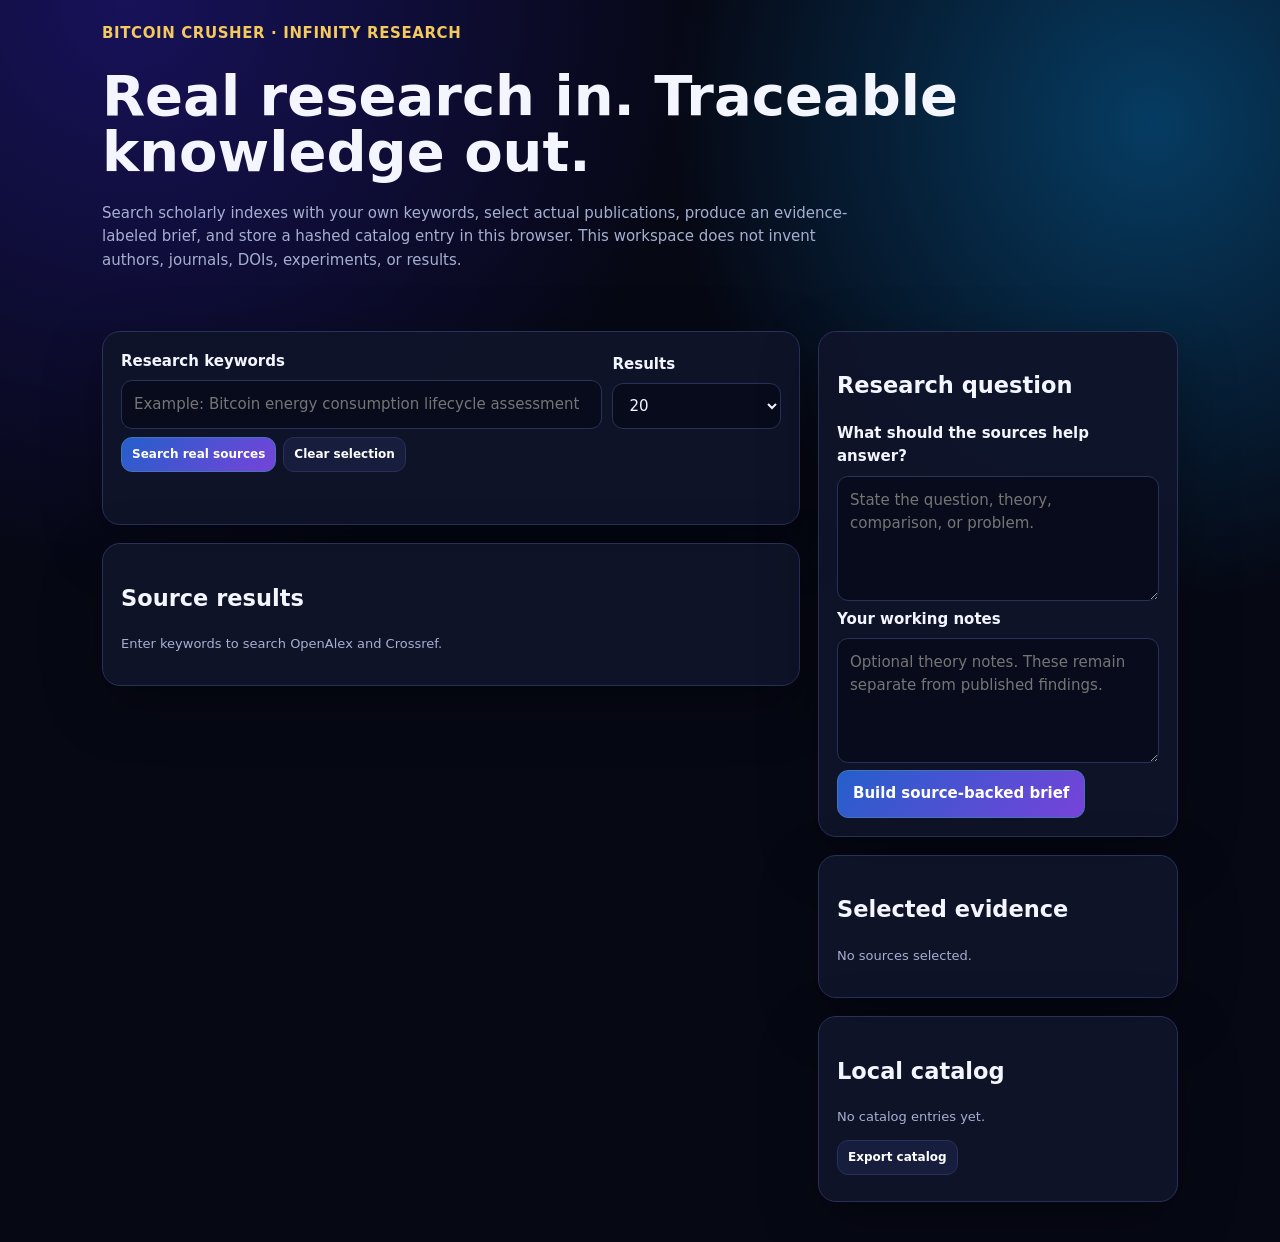
<file: research-workspace.html>
<!doctype html>
<html lang="en">
<head>
<meta charset="utf-8">
<meta name="viewport" content="width=device-width,initial-scale=1">
<title>Bitcoin Crusher Research Workspace</title>
<meta name="description" content="Search real scholarly records and catalog source-backed research briefs.">
<style>
:root{color-scheme:dark;--bg:#060814;--panel:#10142a;--ink:#f3f5ff;--muted:#a7afd0;--blue:#27c4ff;--gold:#f4c95d;--line:#29305a;--good:#5ee6a8;--bad:#ff7285}*{box-sizing:border-box}body{margin:0;font:15px/1.55 system-ui,sans-serif;background:radial-gradient(circle at 10% 0,#17125a 0,transparent 34%),radial-gradient(circle at 90% 10%,#063c62 0,transparent 30%),var(--bg);color:var(--ink)}header,main{max-width:1120px;margin:auto;padding:22px}.brand{font-weight:900;letter-spacing:.04em;color:var(--gold)}h1{font-size:clamp(29px,6vw,56px);line-height:1;margin:.4em 0}.lead{max-width:760px;color:var(--muted)}.grid{display:grid;grid-template-columns:minmax(0,1fr) 360px;gap:18px}.card{background:#10142aeb;border:1px solid var(--line);border-radius:18px;padding:18px;margin-bottom:18px;box-shadow:0 18px 60px #0005}label{display:block;font-weight:750;margin:0 0 7px}input,select,textarea,button{font:inherit}input,select,textarea{width:100%;border:1px solid var(--line);border-radius:11px;background:#080b1b;color:var(--ink);padding:12px}textarea{min-height:125px;resize:vertical}.row{display:flex;gap:10px;align-items:end}.row>*{flex:1}.row .small{flex:.35}button{border:1px solid #4674b7;border-radius:11px;background:linear-gradient(135deg,#245fcb,#7743d9);color:white;font-weight:800;padding:11px 15px;cursor:pointer}button.secondary{background:#171d3c;border-color:var(--line)}button:disabled{opacity:.5;cursor:wait}.status{min-height:24px;color:var(--muted);margin-top:10px}.error{color:var(--bad)}.good{color:var(--good)}.result{border-top:1px solid var(--line);padding:15px 0}.result:first-child{border-top:0}.title{font-weight:850;font-size:17px}.meta,.abstract{color:var(--muted);font-size:13px}.chips,.actions{display:flex;flex-wrap:wrap;gap:7px;margin:8px 0}.chip{border:1px solid var(--line);border-radius:999px;padding:2px 8px;font-size:11px;color:var(--blue)}.actions button{padding:7px 10px;font-size:12px}a{color:var(--blue)}.report h2{color:var(--gold)}.report h3{color:var(--blue);margin-bottom:5px}.evidence{width:100%;border-collapse:collapse;font-size:13px}.evidence th,.evidence td{border:1px solid var(--line);padding:8px;text-align:left;vertical-align:top}.note{border-left:3px solid var(--gold);padding:9px 12px;background:#f4c95d12}.catalog-item{padding:10px 0;border-top:1px solid var(--line)}code{overflow-wrap:anywhere;color:#c9b8ff}@media(max-width:850px){.grid{grid-template-columns:1fr}}@media(max-width:570px){.row{display:block}.row>*{margin-bottom:10px}}
</style>
</head>
<body>
<header><div class="brand">BITCOIN CRUSHER · INFINITY RESEARCH</div><h1>Real research in. Traceable knowledge out.</h1><p class="lead">Search scholarly indexes with your own keywords, select actual publications, produce an evidence-labeled brief, and store a hashed catalog entry in this browser. This workspace does not invent authors, journals, DOIs, experiments, or results.</p></header>
<main><div class="grid"><section>
<div class="card"><div class="row"><div><label for="query">Research keywords</label><input id="query" placeholder="Example: Bitcoin energy consumption lifecycle assessment"></div><div class="small"><label for="limit">Results</label><select id="limit"><option>10</option><option selected>20</option><option>40</option></select></div></div><div class="actions"><button id="search">Search real sources</button><button class="secondary" id="clear">Clear selection</button></div><div id="status" class="status" aria-live="polite"></div></div>
<div class="card"><h2>Source results</h2><div id="results"><p class="meta">Enter keywords to search OpenAlex and Crossref.</p></div></div>
<div class="card report" id="reportCard" hidden><div class="actions"><button id="save">Hash and catalog</button><button class="secondary" id="markdown">Download Markdown</button><button class="secondary" id="json">Download JSON</button></div><div id="report"></div></div>
</section><aside>
<div class="card"><h2>Research question</h2><label for="question">What should the sources help answer?</label><textarea id="question" placeholder="State the question, theory, comparison, or problem."></textarea><label for="notes">Your working notes</label><textarea id="notes" placeholder="Optional theory notes. These remain separate from published findings."></textarea><button id="build">Build source-backed brief</button></div>
<div class="card"><h2>Selected evidence</h2><div id="selected"><p class="meta">No sources selected.</p></div></div>
<div class="card"><h2>Local catalog</h2><div id="catalog"></div><div class="actions"><button class="secondary" id="exportCatalog">Export catalog</button></div></div>
</aside></div></main>
<script>
(()=>{"use strict";
const $=s=>document.querySelector(s),state={works:[],selected:new Map(),brief:null};
const esc=s=>String(s??"").replace(/[&<>"']/g,c=>({"&":"&amp;","<":"&lt;",">":"&gt;",'"':"&quot;","'":"&#39;"}[c]));
const clean=s=>String(s??"").replace(/\s+/g," ").trim();
function abstractFromIndex(index){if(!index)return"";const words=[];Object.entries(index).forEach(([word,positions])=>positions.forEach(p=>words[p]=word));return words.join(" ")}
function doi(v){return clean(v).replace(/^https?:\/\/(dx\.)?doi\.org\//i,"").toLowerCase()}
function openAlex(w){const loc=w.primary_location||{},src=loc.source||{};return{id:w.id,title:clean(w.title),authors:(w.authorships||[]).map(a=>a.author&&a.author.display_name).filter(Boolean),year:w.publication_year||null,venue:src.display_name||"",doi:doi(w.doi),url:loc.landing_page_url||w.doi||w.id,abstract:clean(abstractFromIndex(w.abstract_inverted_index)),citedBy:w.cited_by_count||0,source:"OpenAlex"}}
function crossref(w){const authors=(w.author||[]).map(a=>clean([a.given,a.family].filter(Boolean).join(" "))).filter(Boolean),year=(((w.published||w.issued||{})["date-parts"]||[[null]])[0][0]);return{id:w.DOI||w.URL,title:clean((w.title||[])[0]),authors,year:year||null,venue:clean((w["container-title"]||[])[0]),doi:doi(w.DOI),url:w.URL||("https://doi.org/"+w.DOI),abstract:clean((w.abstract||"").replace(/<[^>]+>/g," ")),citedBy:w["is-referenced-by-count"]||0,source:"Crossref"}}
function dedupe(works){const map=new Map();works.forEach(w=>{if(!w.title)return;const key=w.doi||w.title.toLowerCase().replace(/[^a-z0-9]+/g," ").trim(),prior=map.get(key);if(!prior||(!prior.abstract&&w.abstract))map.set(key,w)});return[...map.values()]}
function status(msg,kind){const el=$("#status");el.textContent=msg;el.className="status "+(kind||"")}
async function search(){const q=clean($("#query").value);if(q.length<3)return status("Enter at least three characters.","error");$("#search").disabled=true;status("Searching OpenAlex and Crossref...");try{const n=$("#limit").value,urls=["https://api.openalex.org/works?search="+encodeURIComponent(q)+"&per-page="+n,"https://api.crossref.org/works?query="+encodeURIComponent(q)+"&rows="+n+"&select=DOI,title,author,published,issued,container-title,URL,abstract,is-referenced-by-count,type"],settled=await Promise.allSettled(urls.map(u=>fetch(u).then(r=>{if(!r.ok)throw Error(r.status);return r.json()})));let works=[];if(settled[0].status==="fulfilled")works.push(...(settled[0].value.results||[]).map(openAlex));if(settled[1].status==="fulfilled")works.push(...((((settled[1].value||{}).message||{}).items)||[]).map(crossref));state.works=dedupe(works).sort((a,b)=>(b.citedBy-a.citedBy)||((b.year||0)-(a.year||0)));renderResults();status(state.works.length+" unique scholarly records found.","good")}catch(e){status("Search failed. Check the connection and try again.","error")}finally{$("#search").disabled=false}}
function card(w){const key=encodeURIComponent(w.id),checked=state.selected.has(w.id),summary=w.abstract?esc(w.abstract.slice(0,420))+(w.abstract.length>420?"…":""):"No abstract was supplied by this index; treat this as metadata-only until the publication is read.";return '<article class="result"><label class="title"><input style="width:auto" type="checkbox" data-id="'+key+'" '+(checked?'checked':'')+'> '+esc(w.title)+'</label><div class="meta">'+esc(w.authors.join(", ")||"Author metadata unavailable")+' · '+esc(w.venue||"Venue unavailable")+' · '+esc(w.year||"Year unavailable")+'</div><div class="chips"><span class="chip">'+esc(w.source)+'</span><span class="chip">'+(w.doi?'DOI verified':'No DOI')+'</span><span class="chip">'+(w.abstract?'Abstract indexed':'Metadata only')+'</span><span class="chip">'+w.citedBy+' indexed citations</span></div><p class="abstract">'+summary+'</p><a href="'+esc(w.url)+'" target="_blank" rel="noopener">Open source record</a></article>'}
function renderResults(){$("#results").innerHTML=state.works.length?state.works.map(card).join(""):'<p class="meta">No results returned.</p>';$("#results").querySelectorAll("[data-id]").forEach(el=>el.addEventListener("change",()=>{const id=decodeURIComponent(el.dataset.id),w=state.works.find(x=>x.id===id);if(el.checked)state.selected.set(id,w);else state.selected.delete(id);renderSelected()}))}
function renderSelected(){const works=[...state.selected.values()];$("#selected").innerHTML=works.length?works.map(w=>'<div class="catalog-item"><b>'+esc(w.title)+'</b><div class="meta">'+esc(w.doi||w.source)+'</div></div>').join(""):'<p class="meta">No sources selected.</p>'}
function citation(w,i){return'['+(i+1)+'] '+(w.authors.join(", ")||"Author unavailable")+' ('+(w.year||"n.d.")+'). '+w.title+'. '+(w.venue||"Venue unavailable")+'. '+(w.doi?'https://doi.org/'+w.doi:w.url)}
function build(){const works=[...state.selected.values()],question=clean($("#question").value),notes=clean($("#notes").value);if(!question)return alert("Enter the research question first.");if(!works.length)return alert("Select at least one real source.");const withAbstract=works.filter(w=>w.abstract),metadataOnly=works.filter(w=>!w.abstract);state.brief={schema:"infinity-research-brief/v1",title:question,keywords:clean($("#query").value).split(/[,;]|\s+/).filter(Boolean),createdAt:new Date().toISOString(),researcherNotes:notes,evidenceStatus:{selected:works.length,abstractIndexed:withAbstract.length,metadataOnly:metadataOnly.length,fullTextsReviewed:0},sources:works.map((w,i)=>Object.assign({},w,{citation:citation(w,i)}))};const findings=withAbstract.map(w=>'<tr><td>['+(works.indexOf(w)+1)+']</td><td>'+esc(w.abstract.slice(0,650))+(w.abstract.length>650?'…':'')+'</td><td>Indexed abstract; verify against full text before relying on detailed claims.</td></tr>').join("");$("#report").innerHTML='<h2>'+esc(question)+'</h2><p class="note"><b>Evidence boundary:</b> This brief summarizes indexed publication metadata and available abstracts. It does not claim that full texts, methods, datasets, or results were independently verified.</p>'+(notes?'<h3>Researcher notes / theory</h3><p>'+esc(notes)+'</p><p class="meta">These notes came from the researcher and are not attributed to the publications.</p>':'')+'<h3>Evidence ledger</h3><table class="evidence"><tr><th>Source</th><th>What the indexed abstract says</th><th>Verification status</th></tr>'+(findings||'<tr><td colspan="3">Selected records have no indexed abstracts. Read the publications before drafting findings.</td></tr>')+'</table><h3>Coverage and gaps</h3><p>'+works.length+' sources selected; '+withAbstract.length+' include indexed abstracts; '+metadataOnly.length+' are metadata-only; 0 full texts are marked reviewed.</p><h3>Bibliography</h3><ol>'+works.map((w,i)=>'<li>'+esc(citation(w,i))+'</li>').join("")+'</ol>';$("#reportCard").hidden=false;$("#reportCard").scrollIntoView({behavior:"smooth"})}
async function digest(obj){const data=new TextEncoder().encode(JSON.stringify(obj)),hash=await crypto.subtle.digest("SHA-256",data);return[...new Uint8Array(hash)].map(x=>x.toString(16).padStart(2,"0")).join("")}
function catalog(){try{return JSON.parse(localStorage.getItem("infinityResearchCatalog")||"[]")}catch(e){return[]}}
function renderCatalog(){const all=catalog();$("#catalog").innerHTML=all.length?all.slice(0,20).map(x=>'<div class="catalog-item"><b>'+esc(x.title)+'</b><div class="meta">'+new Date(x.createdAt).toLocaleString()+' · '+x.sourceCount+' sources</div><code>'+esc(x.hash)+'</code></div>').join(""):'<p class="meta">No catalog entries yet.</p>'}
async function save(){if(!state.brief)return;const hash=await digest(state.brief),all=catalog();all.unshift({hash,title:state.brief.title,createdAt:state.brief.createdAt,sourceCount:state.brief.sources.length,brief:state.brief});localStorage.setItem("infinityResearchCatalog",JSON.stringify(all.slice(0,500)));renderCatalog();alert("Cataloged with SHA-256: "+hash)}
function markdown(b){return'# '+b.title+'\n\nCreated: '+b.createdAt+'\n\n## Evidence boundary\n\nThis brief uses publication metadata and indexed abstracts. Full texts reviewed: 0.\n\n## Researcher notes / theory\n\n'+(b.researcherNotes||"None")+'\n\n## Source summaries\n\n'+b.sources.map((s,i)=>'### ['+(i+1)+'] '+s.title+'\n\n'+(s.abstract||"No indexed abstract; metadata-only record.")+'\n\nStatus: '+(s.abstract?"Indexed abstract; full text not verified.":"Metadata only; full text not verified.")+'\n').join("\n")+'\n## Bibliography\n\n'+b.sources.map(s=>'- '+s.citation).join("\n")+'\n'}
function download(name,data,type){const a=document.createElement("a"),u=URL.createObjectURL(new Blob([data],{type}));a.href=u;a.download=name;a.click();setTimeout(()=>URL.revokeObjectURL(u),300)}
$("#search").onclick=search;$("#query").addEventListener("keydown",e=>{if(e.key==="Enter")search()});$("#clear").onclick=()=>{state.selected.clear();renderResults();renderSelected()};$("#build").onclick=build;$("#save").onclick=save;$("#markdown").onclick=()=>state.brief&&download("research-brief.md",markdown(state.brief),"text/markdown");$("#json").onclick=()=>state.brief&&download("research-brief.json",JSON.stringify(state.brief,null,2),"application/json");$("#exportCatalog").onclick=()=>download("infinity-research-catalog.json",JSON.stringify(catalog(),null,2),"application/json");renderCatalog();
})();
</script>
</body></html>
</file>
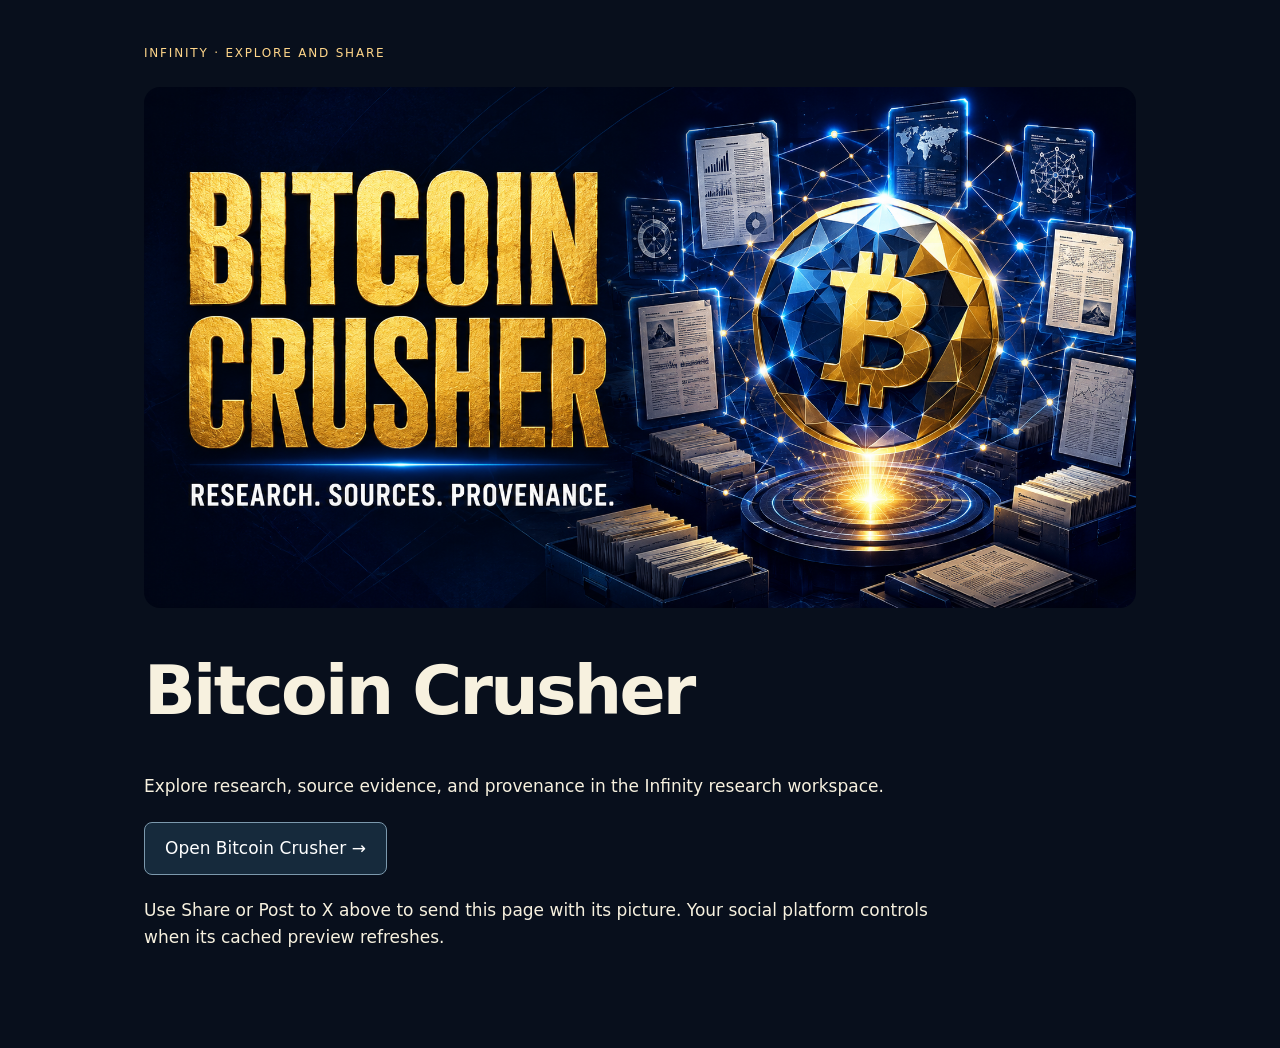
<file: share.html>
<!doctype html><html lang="en"><head><meta charset="utf-8"><meta name="viewport" content="width=device-width,initial-scale=1"><title>Bitcoin Crusher — Share</title><meta name="description" content="Explore research, source evidence, and provenance in the Infinity research workspace.">
<link rel="canonical" href="https://www-infinity4.github.io/Bitcoin-Crusher/share.html">
<meta property="og:type" content="website"><meta property="og:title" content="Bitcoin Crusher"><meta property="og:description" content="Explore research, source evidence, and provenance in the Infinity research workspace."><meta property="og:url" content="https://www-infinity4.github.io/Bitcoin-Crusher/share.html"><meta property="og:image" content="https://www-infinity4.github.io/Bitcoin-Crusher/assets/share-preview-v1.png"><meta property="og:image:secure_url" content="https://www-infinity4.github.io/Bitcoin-Crusher/assets/share-preview-v1.png"><meta property="og:image:type" content="image/png"><meta property="og:image:width" content="1731"><meta property="og:image:height" content="909"><meta property="og:image:alt" content="Bitcoin Crusher website preview">
<meta name="twitter:card" content="summary_large_image"><meta name="twitter:title" content="Bitcoin Crusher"><meta name="twitter:description" content="Explore research, source evidence, and provenance in the Infinity research workspace."><meta name="twitter:image" content="https://www-infinity4.github.io/Bitcoin-Crusher/assets/share-preview-v1.png"><meta name="twitter:image:alt" content="Bitcoin Crusher website preview"><style>*{box-sizing:border-box}body{margin:0;background:#080f1c;color:#f7f1df;font:17px/1.6 system-ui,sans-serif}main{max-width:1040px;margin:auto;padding:32px 24px 80px}h1{font-size:clamp(36px,7vw,68px);line-height:1.08;letter-spacing:-.04em}h2{margin-top:2em}a{color:#aee8ff}img.hero{display:block;width:100%;height:auto;border-radius:16px;margin:24px 0}p{max-width:75ch}.eyebrow{font-size:12px;letter-spacing:.15em;text-transform:uppercase;color:#ffd68a}.button{display:inline-block;border:1px solid #7c99ad;border-radius:8px;padding:12px 20px;text-decoration:none;background:#162a3c;color:#fff;margin:5px 8px 5px 0}.note{border-left:3px solid #ffd68a;background:#142031;padding:16px 20px}.doc{border-top:1px solid #324055;margin-top:48px;overflow-wrap:anywhere}.doc pre{overflow:auto;background:#121d2b;padding:18px;border-radius:8px}.doc table{display:block;overflow:auto;border-collapse:collapse}.doc td,.doc th{border:1px solid #44556b;padding:8px}.grid{display:grid;grid-template-columns:repeat(auto-fit,minmax(250px,1fr));gap:18px}.card{padding:22px;border:1px solid #324055;border-radius:14px;background:#101d2c}.card h2{margin:0}</style></head><body><main><p class="eyebrow">Infinity · Explore and share</p><img class="hero" src="assets/share-preview-v1.png" alt="Bitcoin Crusher website preview"><h1>Bitcoin Crusher</h1><p>Explore research, source evidence, and provenance in the Infinity research workspace.</p><a class="button" href="./">Open Bitcoin Crusher →</a><p>Use Share or Post to X above to send this page with its picture. Your social platform controls when its cached preview refreshes.</p></main><script defer src="https://www-infinity4.github.io/Mint-For-Infinity/unified-wallet.js?v=20260831-game-rewards1"></script>
<script defer src="https://www-infinity4.github.io/Mint-For-Infinity/site-community.js?v=20260831-storage2" data-site-id="BITCOIN-CRUSHER" data-site-title="Bitcoin Crusher" data-share-url="https://www-infinity4.github.io/Bitcoin-Crusher/share.html"></script></body></html>
</file>
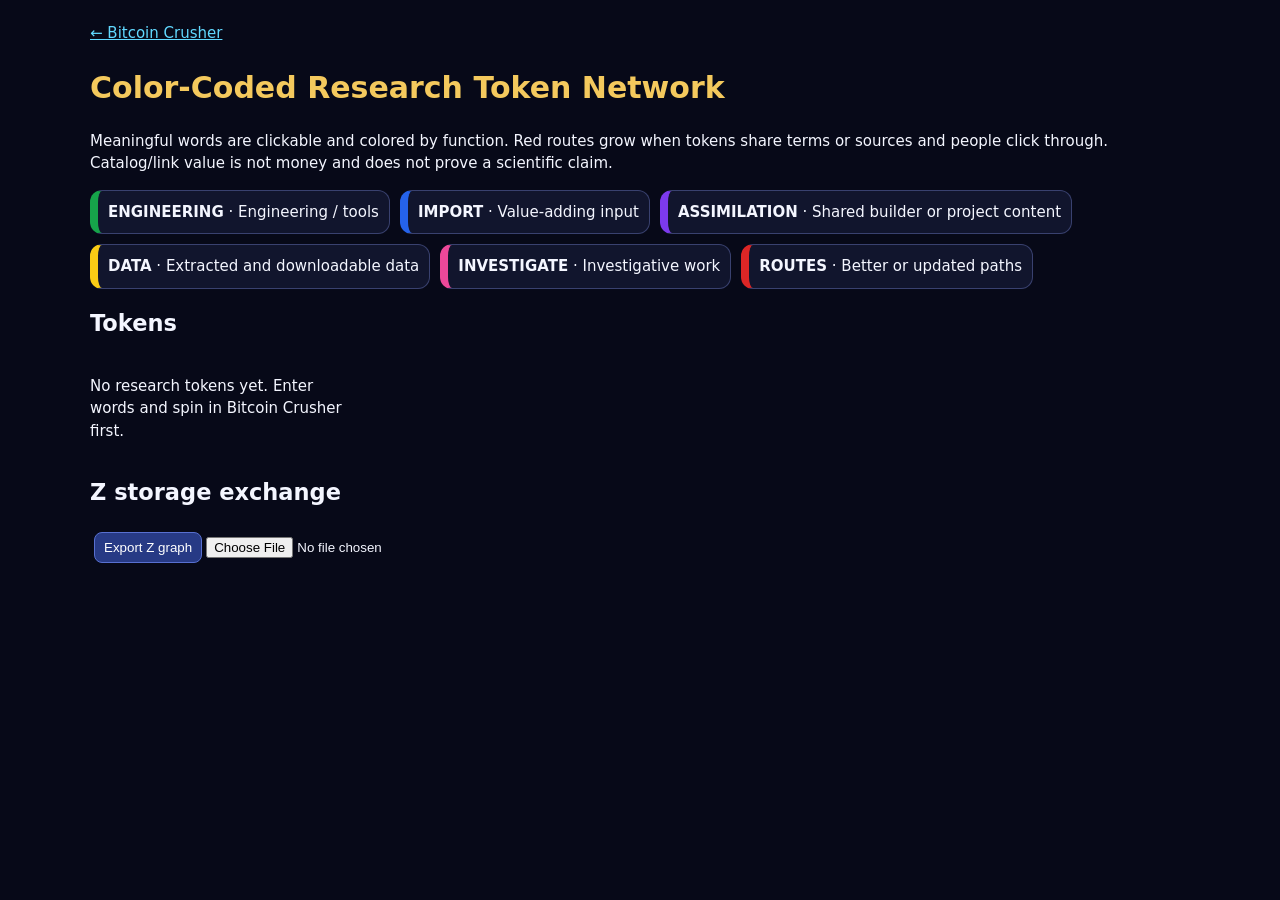
<file: token-network.html>
<!doctype html><html lang="en"><head><meta charset="utf-8"><meta name="viewport" content="width=device-width,initial-scale=1"><title>Bitcoin Crusher Token Network</title>
<style>body{margin:0;background:#070918;color:#f4f6ff;font:15px/1.5 system-ui}main{max-width:1100px;margin:auto;padding:22px}h1{color:#f4c95d}.legend,.grid{display:flex;gap:10px;flex-wrap:wrap}.legend span,.node{border:1px solid #39416f;border-radius:12px;padding:10px;background:#11152d}.grid{display:grid;grid-template-columns:repeat(auto-fill,minmax(260px,1fr))}.node{border-left:8px solid var(--color)}button,.word{background:#273a85;color:white;border:1px solid #5870d0;border-radius:8px;padding:7px 9px;margin:4px;cursor:pointer}.route{background:#7f1d1d;border-color:#dc2626}.engineer{background:#14532d;border-color:#16a34a}.word{display:inline-block;padding:2px 5px;margin:1px;border-color:var(--word);background:color-mix(in srgb,var(--word) 25%,#11152d)}.neutral{color:#d7dbed}.meta{color:#aab2d2;font-size:12px}code{overflow-wrap:anywhere;color:#61d9ff}a{color:#61d9ff}</style></head><body><main>
<a href="index.html">← Bitcoin Crusher</a><h1>Color-Coded Research Token Network</h1><p>Meaningful words are clickable and colored by function. Red routes grow when tokens share terms or sources and people click through. Catalog/link value is not money and does not prove a scientific claim.</p><div class="legend" id="legend"></div><h2>Tokens</h2><div class="grid" id="grid"></div><h2>Z storage exchange</h2><button id="export">Export Z graph</button><input type="file" id="import" accept="application/json"><p class="meta" id="status"></p>
</main><script src="assets/token-graph.js"></script><script>
const esc=s=>String(s||"").replace(/[&<>"']/g,c=>({"&":"&amp;","<":"&lt;",">":"&gt;",'"':"&quot;","'":"&#39;"}[c]));
function words(n){return TOKEN_GRAPH.wordMode(n).map(w=>w.neutral?'<span class="neutral">'+esc(w.text)+'</span>':'<button class="word" style="--word:'+w.color+'" data-word="'+esc(w.word)+'" data-token="'+n.tokenNumber+'">'+esc(w.text)+'</button>').join("")}
function render(){const G=TOKEN_GRAPH.load();document.getElementById("legend").innerHTML=Object.entries(TOKEN_GRAPH.COLORS).map(([name,v])=>'<span style="border-left:8px solid '+v.color+'"><b>'+name+'</b> · '+v.meaning+'</span>').join("");document.getElementById("grid").innerHTML=Object.values(G.nodes).sort((a,b)=>b.tokenValue-a.tokenValue).map(n=>'<article class="node" style="--color:'+n.tokenColor+'"><b>'+esc(n.title)+'</b><div class="meta">'+n.tokenFunction+' · catalog value '+n.tokenValue+'</div><code>'+esc(n.tokenNumber)+'</code><p>'+words(n)+'</p><button class="engineer" data-engineer="'+n.tokenNumber+'">Engineering output</button><div>'+TOKEN_GRAPH.related(n.tokenNumber).slice(0,6).map(x=>'<button class="route" data-from="'+n.tokenNumber+'" data-to="'+x.node.tokenNumber+'">Route → '+esc(x.node.title.slice(0,35))+' · '+x.edge.strength+'</button>').join("")+'</div></article>').join("")||'<p>No research tokens yet. Enter words and spin in Bitcoin Crusher first.</p>';document.querySelectorAll('[data-to]').forEach(b=>b.onclick=()=>{TOKEN_GRAPH.recordClick(b.dataset.from,b.dataset.to);render()});document.querySelectorAll('[data-engineer]').forEach(b=>b.onclick=()=>{TOKEN_GRAPH.promoteEngineering(b.dataset.engineer);render()});document.querySelectorAll('[data-word]').forEach(b=>b.onclick=()=>{const rel=TOKEN_GRAPH.related(b.dataset.token).find(x=>(x.edge.sharedKeywords||[]).includes(b.dataset.word));if(rel){TOKEN_GRAPH.recordClick(b.dataset.token,rel.node.tokenNumber,b.dataset.word);render()}})}
document.getElementById("export").onclick=()=>{const a=document.createElement("a"),u=URL.createObjectURL(new Blob([TOKEN_GRAPH.exportZ()],{type:"application/json"}));a.href=u;a.download="z-token-graph.json";a.click();setTimeout(()=>URL.revokeObjectURL(u),200)};document.getElementById("import").onchange=async e=>{try{TOKEN_GRAPH.importZ(await e.target.files[0].text());document.getElementById("status").textContent="Z graph imported.";render()}catch(err){document.getElementById("status").textContent="Import failed: "+err.message}};render();
</script></body></html>
</file>
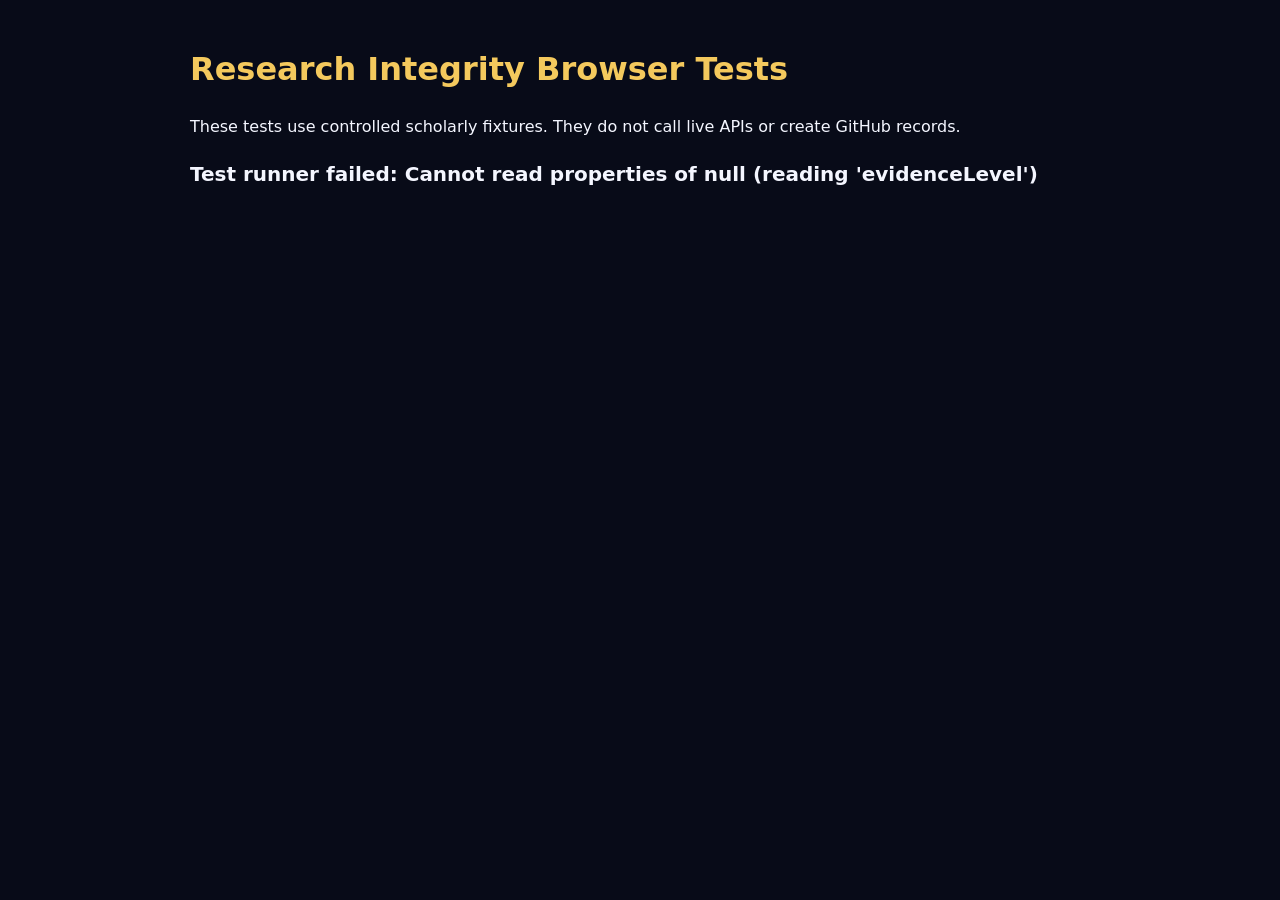
<file: tests/research-integrity.test.html>
<!doctype html>
<html lang="en">
<head>
<meta charset="utf-8">
<meta name="viewport" content="width=device-width,initial-scale=1">
<title>Bitcoin Crusher Research Integrity Tests</title>
<style>
body{font:16px/1.5 system-ui;max-width:900px;margin:auto;padding:24px;background:#080b18;color:#f4f6ff}h1{color:#f4c95d}.test{padding:10px 12px;margin:8px 0;border:1px solid #343c6c;border-radius:9px}.pass{border-color:#45bd84;color:#78efb2}.fail{border-color:#d94a64;color:#ff8293}code{color:#57d7ff;overflow-wrap:anywhere}.summary{font-weight:800;font-size:20px;margin:20px 0}
</style>
</head>
<body>
<h1>Research Integrity Browser Tests</h1>
<p>These tests use controlled scholarly fixtures. They do not call live APIs or create GitHub records.</p>
<div id="results"></div>
<div id="summary" class="summary">Running…</div>
<script>
const openAlexFixture={results:[{
 id:"https://openalex.org/W1",title:"Measured Energy Use in Proof-of-Work Systems",publication_year:2025,cited_by_count:14,
 doi:"https://doi.org/10.1000/example.1",primary_location:{landing_page_url:"https://doi.org/10.1000/example.1",source:{display_name:"Journal of Verified Fixtures"}},
 authorships:[{author:{display_name:"Ada Test"}}],
 abstract_inverted_index:{This:[0],fixture:[1],reports:[2],measured:[3],energy:[4],use:[5],with:[6],stated:[7],limitations:[8]}
}]};
const crossrefFixture={message:{items:[{
 DOI:"10.1000/example.1",title:["Measured Energy Use in Proof-of-Work Systems"],author:[{given:"Ada",family:"Test"}],
 published:{"date-parts":[[2025]]},"container-title":["Journal of Verified Fixtures"],URL:"https://doi.org/10.1000/example.1","is-referenced-by-count":14,type:"journal-article"
},{
 DOI:"10.1000/example.2",title:["Lifecycle Boundaries for Computing Infrastructure"],author:[{given:"Ben",family:"Check"}],
 published:{"date-parts":[[2024]]},"container-title":["Fixture Methods"],URL:"https://doi.org/10.1000/example.2","is-referenced-by-count":5,type:"journal-article"
}]}};
window.fetch=async url=>{
 const value=String(url);
 if(value.includes("127.0.0.1:11435/v1/reason"))return{ok:true,status:200,json:async()=>({schema:"infinity/reason-result/v1",role:"REASONER",model:"fake-local-gemma",output:"Cautious local synthesis.",evidenceState:"INFERRED"})};
 if(value.includes("127.0.0.1:11435/v1/tools"))return{ok:true,status:200,json:async()=>({proposal:{name:"research.expand_token",arguments:{}},executed:false,requiresApplicationValidation:true})};
 return{ok:true,status:200,json:async()=>value.includes("openalex")?openAlexFixture:crossrefFixture};
};
</script>
<script src="../assets/research.js"></script>
<script>
(async()=>{
 const output=document.getElementById("results"),tests=[];
 function test(name,condition,detail=""){tests.push({name,condition:!!condition,detail})}
 const spin={symbolLabels:["BTC","GOLD","STAR"],score:25,spinNumber:7,tier:"win-small"};
 const pending=window.RESEARCH.generateResearchArticle(spin);
 test("Pending brief uses the versioned schema",pending.schema==="infinity-research-brief/v1");
 test("Game score is explicitly simulated",pending.simulatedGameScore===25);
 test("Pending brief contains no invented authors",pending.authors.length===0);
 test("Pending brief contains no invented DOI",pending.doi==="");
 test("Pending state claims no scientific result",pending.evidenceStatus==="pending-source-retrieval"&&/No results yet/.test(pending.results));
 const enriched=await window.RESEARCH.enrichWithSearch(pending);
 test("OpenAlex and Crossref records are retrieved",enriched.searchEnriched&&enriched.sources.length===2,"sources="+enriched.sources.length);
 test("Duplicate DOI records are deduplicated",enriched.sources.filter(x=>x.doi==="10.1000/example.1").length===1);
 test("References contain real fixture DOIs",enriched.references.some(x=>x.includes("10.1000/example.1"))&&enriched.references.some(x=>x.includes("10.1000/example.2")));
 test("Abstract-level evidence is labeled provisional",enriched.fullTextsReviewed===0&&/full-text review/i.test(enriched.discussion));
 test("Research package has a SHA-256 digest",/^[a-f0-9]{64}$/.test(enriched.hash),enriched.hash);
 test("Shared research record keeps model prose inferred",enriched.researchContract.evidenceLevel==="INFERRED"&&enriched.runtime.synthesis.evidenceLevel==="INFERRED");
 test("Captured external metadata retains source URLs",enriched.researchContract.sourceEvidence.every(x=>x.evidenceLevel==="EXTERNALLY_VERIFIED"&&x.url));
 test("Local Gemma runtime uses the shared typed contract",enriched.runtime.status==="READY"&&enriched.runtime.synthesis.model==="fake-local-gemma");
 test("Tool router proposes without executing",enriched.runtime.toolProposal.name==="research.expand_token"&&enriched.runtime.toolProposal.executed===false);
 test("Novelty contract records canonical SHA-256 hashes",["queryHash","sourceSetHash","articleHash","tokenLineageHash","userPathHash"].every(key=>/^[a-f0-9]{64}$/.test(enriched.novelty[key])));
 const repeated=await window.RESEARCH.enrichWithSearch(pending);
 test("Repeated research is marked duplicate",repeated.novelty.status==="DUPLICATE"&&repeated.novelty.duplicateOf===enriched.hash,repeated.novelty.matchedOn);
 test("No game score is presented as Bitcoin revenue",enriched.simulatedGameScore===25&&!Object.prototype.hasOwnProperty.call(enriched,"bitcoinRevenue"));
 output.innerHTML=tests.map(t=>'<div class="test '+(t.condition?'pass':'fail')+'">'+(t.condition?'PASS':'FAIL')+' — '+t.name+(t.detail?' <code>'+t.detail+'</code>':'')+'</div>').join('');
 const passed=tests.filter(t=>t.condition).length;document.getElementById("summary").textContent=passed+" / "+tests.length+" passed";
 document.title=(passed===tests.length?"PASS":"FAIL")+" — Research Integrity Tests";
 window.__TEST_RESULTS__={passed,total:tests.length,tests};
})().catch(error=>{document.getElementById("summary").textContent="Test runner failed: "+error.message;document.title="FAIL — Research Integrity Tests"});
</script>
</body>
</html>
</file>
